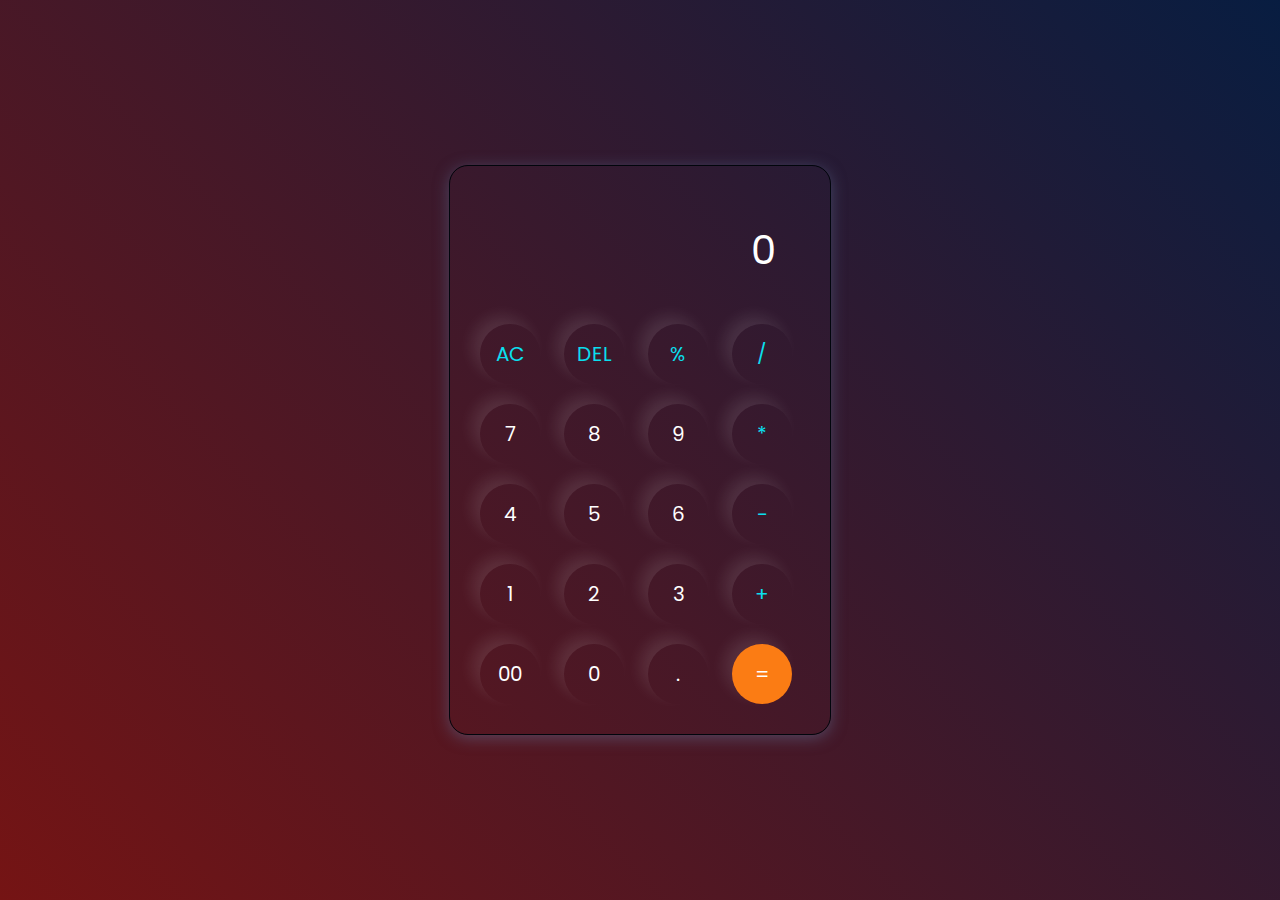
<file: calculator/index.html>
<!DOCTYPE html>
<html lang="en">
  <head>
    <meta charset="UTF-8" />
    <meta http-equiv="X-UA-Compatible" content="IE=edge" />
    <meta name="viewport" content="width=device-width, initial-scale=1.0" />
    <link rel="stylesheet" href="style.css" />
    <title>Calculator</title>
  </head>
  <body>
    <div class="container">
      <div class="calculator">
        <input type="text" id="inputBox" placeholder="0" />
        <div>
          <button class="button operator">AC</button>
          <button class="button operator">DEL</button>
          <button class="button operator">%</button>
          <button class="button operator">/</button>
        </div>
        <div>
          <button class="button">7</button>
          <button class="button">8</button>
          <button class="button">9</button>
          <button class="button operator">*</button>
        </div>
        <div>
          <button class="button">4</button>
          <button class="button">5</button>
          <button class="button">6</button>
          <button class="button operator">-</button>
        </div>
        <div>
          <button class="button">1</button>
          <button class="button">2</button>
          <button class="button">3</button>
          <button class="button operator">+</button>
        </div>

        <div>
          <button class="button">00</button>
          <button class="button">0</button>
          <button class="button">.</button>
          <button class="button equalBtn">=</button>
        </div>
      </div>
    </div>

    <script src="script.js"></script>
  </body>
</html>
</file>
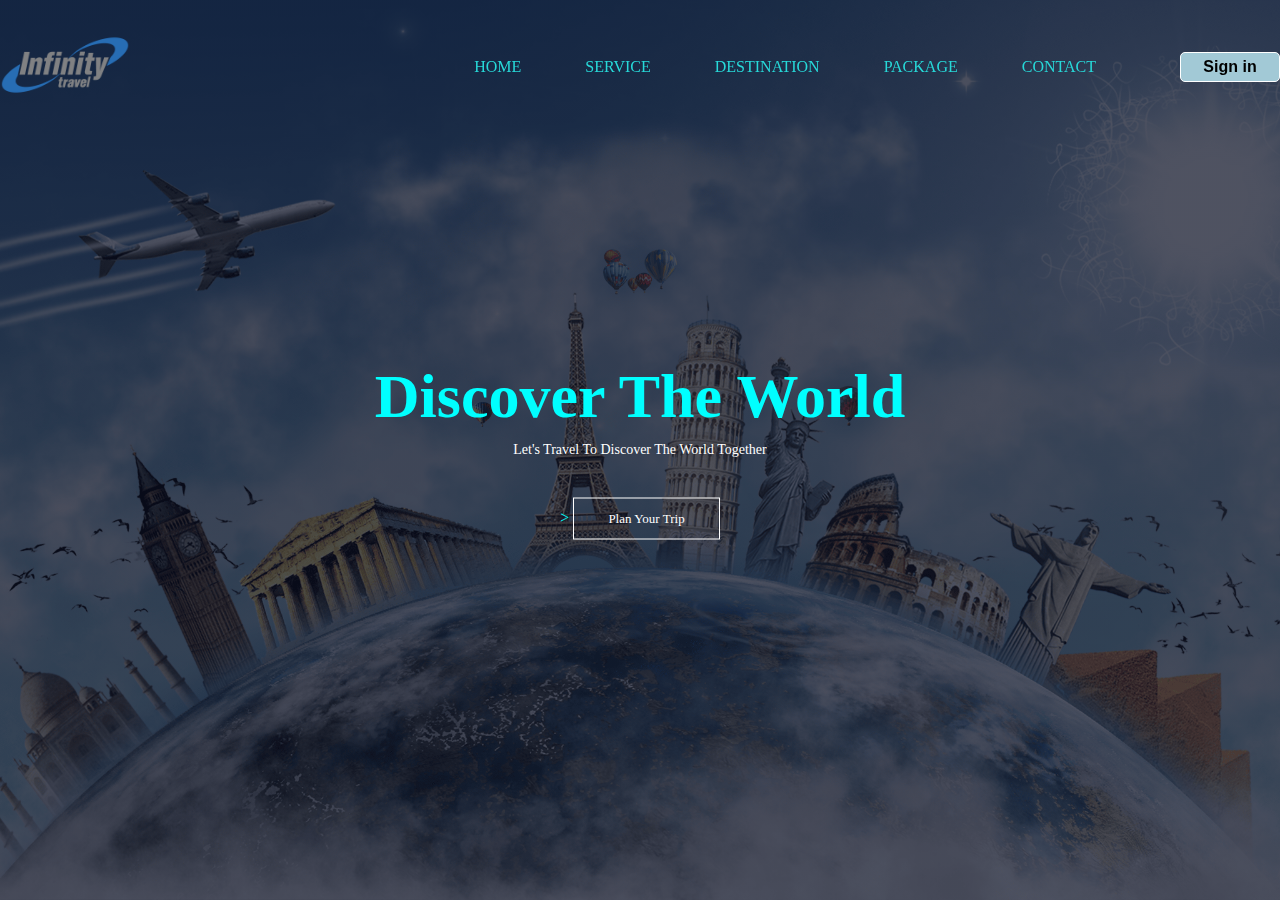
<file: landing_page/index.html>
<!DOCTYPE html>
<html lang="en">
<head>
    <meta charset="UTF-8">
    <meta name="viewport" content="width=device-width, initial-scale=1.0">
    <title>Travel website</title>
    <link rel="stylesheet" href="style.css">
    
</head>
<body>
    <section class="header">
        <nav>
            <a href="index.html"><img src="logo.png"></a>
            <div class="nav-links">
                
                <ul>
                    <li><a href="#home">HOME</a></li>
                    <li><a href="#service">SERVICE</a></li>
                    <li><a href="#destinstion">DESTINATION</a></li>
                    <li><a href="#package">PACKAGE</a></li>
                    <li><a href="#contact">CONTACT</a></li>
                    <a href="sign in.html"><button class="btnlogin-popup">Sign in</button></a>
                    
                </ul>
            </div>
        
        </nav>

        </div>
        <section class="home" id="home">
      <div class="text-box">
        <h1>Discover The World</h1>
            <p>Let's Travel To Discover The World Together</p>>
            <a href="" class="btn">Plan Your Trip</a>
      </div> 
      </section> 
        
    </section>
    
</body>

    

</html>
</file>
<file: calculator/style.css>
@import url('https://fonts.googleapis.com/css2?family=Poppins:wght@500&display=swap');

*{
    margin: 0;
    padding: 0;
    box-sizing: border-box;
    font-family: 'Poppins', sans-serif;
}

body{
    width: 100%;
    height: 100vh;
    display: flex;
    justify-content: center;
    align-items: center;
    background: linear-gradient(45deg, #751414, #081d41);
}

.calculator{
    border: 1px solid #01050c;
    padding: 20px;
    border-radius: 19px;
    background: transparent;
    box-shadow: 0px 3px 15px rgba(95, 115, 154, 0.5);

}

input{
    width: 320px;
    border: none;
    padding: 24px;
    margin: 10px;
    background: transparent;
    box-shadow: 0px 3px 15px rgbs(84, 84, 84, 0.1);
    font-size: 40px;
    text-align: right;
    cursor: pointer;
    color: #ffffff;
}

input::placeholder{
    color: #ffffff;
}

button{
    border: none;
    width: 60px;
    height: 60px;
    margin: 10px;
    border-radius: 50%;
    background: transparent;
    color: #ffffff;
    font-size: 20px;
    box-shadow: -8px -8px 15px rgba(255, 255, 255, 0.1);
    cursor: pointer;
}

.equalBtn{
    background-color: #fb7c14;
}

.operator{
    color: #0adfee;
}
</file>
<file: landing_page/style.css>
*{
    margin: 0;
    padding: 0;
}
.header{
    min-height: 100vh;
    width: 100%;
    background-image: linear-gradient(rgba(4,9,30,0.7),rgba(4,9,30,0.7)),url(image1.png);
    background-position: center;
    background-size: cover;
    position: relative;
}
nav{
    display: flex;
    padding: 0%;
    justify-content: space-between;
    align-items: center;
    position: fixed;
    top: 0;
    left: 0;
    width: 100%;
    
    

}
nav img{
    width: 130px;
    margin-left: auto;
}
.nav-links{
    flex: 1;
    text-align: right;
}
.nav-links ul li{
    list-style: none;
    display: inline-block;
    position: relative;
    margin-right: 40px;
    font-size: 1rem;
    text-decoration: none;
    color: white;
    gap: 1rem;
    padding : 2px 10px;
    
}
.nav-links .btnlogin-popup{
    width: 100px;
    height: 30px;
    background: rgb(162, 201, 214);
    border: 1px solid white;
    outline: none;
    cursor: pointer;
    font-size: 1rem;
    color: black;
    font-weight: 500;
    margin-left: 30px;
    border-bottom-left-radius: 5px;
    border-bottom-right-radius: 5px;
    border-top-right-radius: 5px;
    border-top-left-radius: 5px;
    font-weight: bold;
    

}
.nav-links .btnlogin-popup:hover{
    background: transparent;
}


.nav-links ul li a{
    color: rgb(39, 217, 217);
    text-decoration: none;
    
}
.nav-links ul li::after{
    content: '';
    width: 0%;
    height: 2px;
    background: burlywood;
    display: block;
    margin: auto;
}
.nav-links ul li:hover::after{
    width: 100%;
}
.nav-links .btnlogin-popup:hover{
    color: aqua;
}
.text-box{
    width: 90%;
    color: aqua;
    position: absolute;
    top: 50%;
    left: 50%;
    transform: translate(-50%,-50%);
    text-align: center;
}
.text-box h1{
    font-size: 62px;

}
.text-box p{
    margin: 10px 0 40px;
    font-size: 14px;
    color: #fff;
}
.btn{
    display: inline-block;
    text-decoration: none;
    color: #fff;
    border: 1px solid #fff;
    padding: 12px 34px;
    font-size: 13px;
    background: transparent;
    position: relative;
    cursor: pointer;
}
.btn:hover{
    border: 1px solid #f44336;
    background: #f44336;
    transition: 1s;
}
nav.fa{
    display: none;
}
</file>
